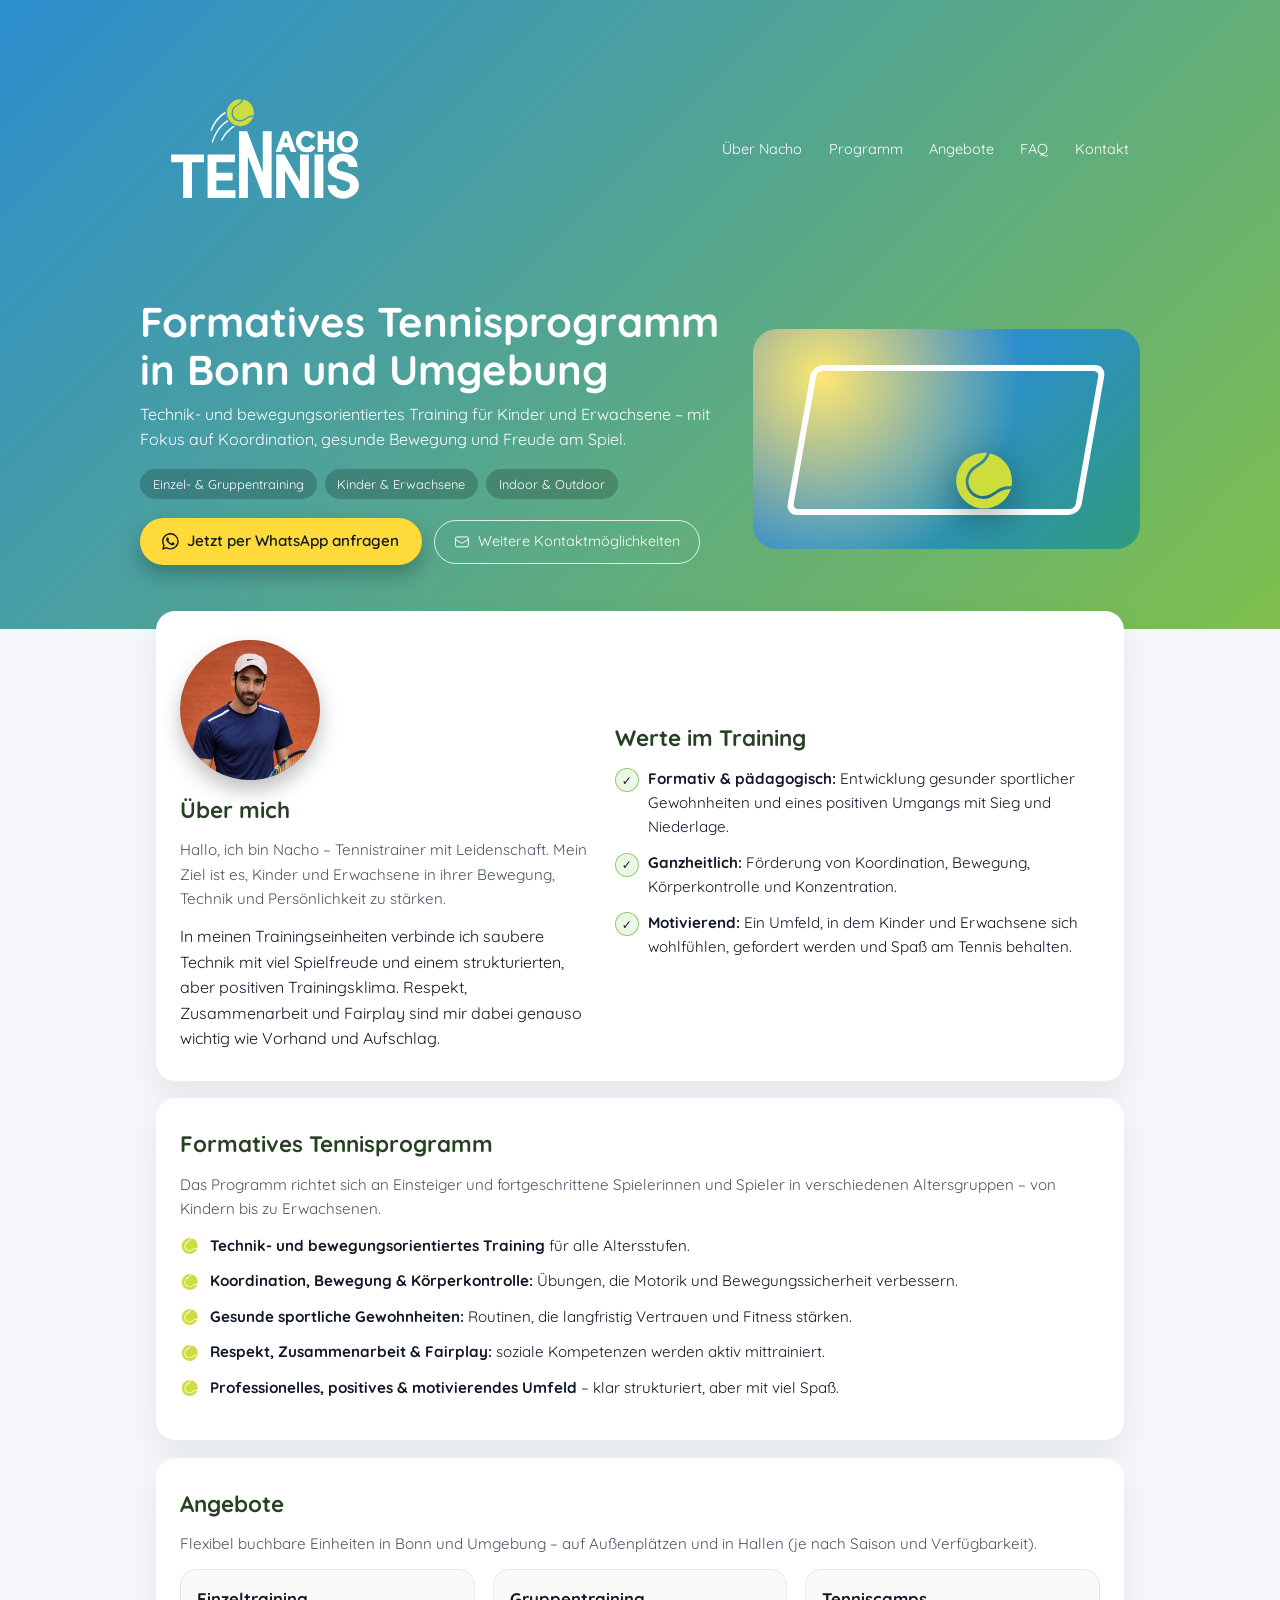
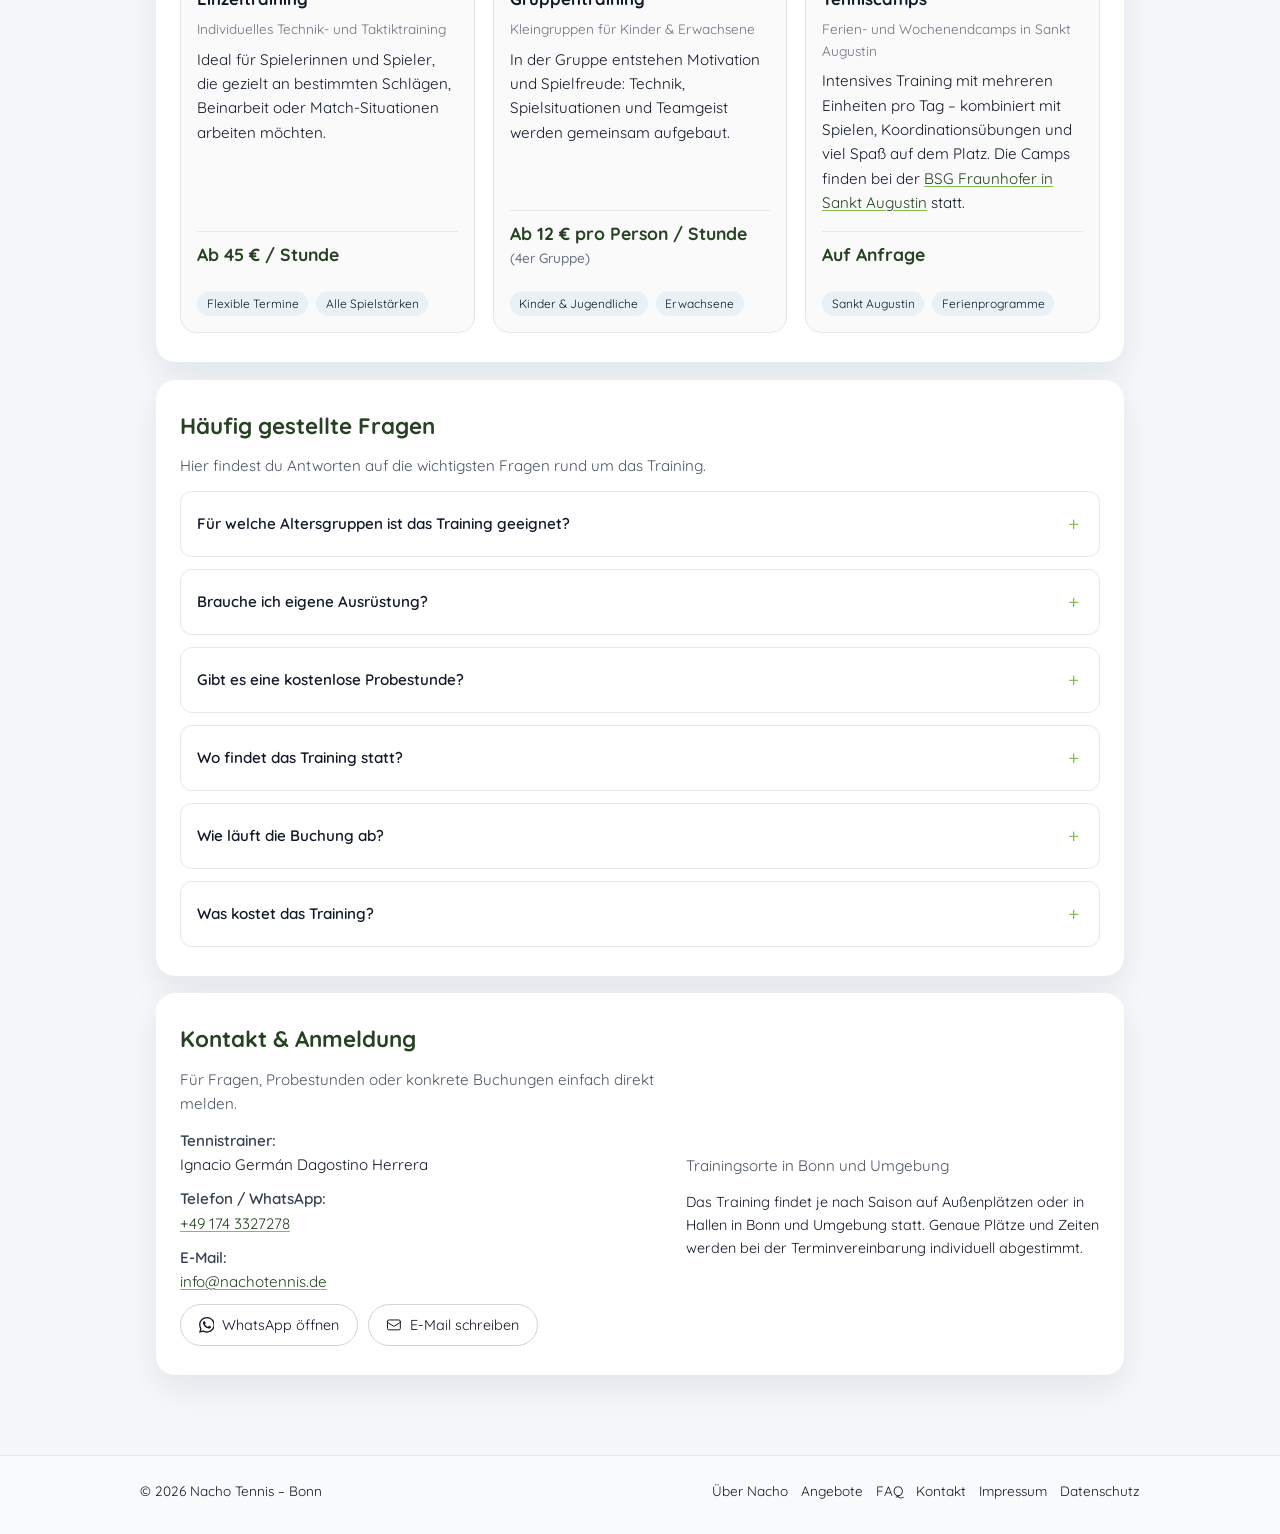
<file: index.html>
<html lang="de">
  <head>
    <meta charset="UTF-8" />
    <title>
      Nacho Tennis – Formativer Tennisunterricht in Bonn und Umgebung
    </title>
    <meta name="viewport" content="width=device-width, initial-scale=1" />
    <meta
      name="description"
      content='Formatives Tennisprogramm in Bonn und Umgebung für Kinder und Erwachsene. Einzeltraining, Gruppentraining und Tenniscamps mit Tennistrainer Ignacio "Nacho" Dagostino Herrera.'
    />

    <!-- Open Graph / WhatsApp Vorschau -->
    <meta property="og:type" content="website" />
    <meta property="og:url" content="https://nachotennis.de/" />
    <meta
      property="og:title"
      content="Nacho Tennis – Formativer Tennisunterricht in Bonn und Umgebung"
    />
    <meta
      property="og:description"
      content="Formatives Tennisprogramm in Bonn und Umgebung für Kinder und Erwachsene. Einzeltraining, Gruppentraining und Tenniscamps."
    />
    <meta
      property="og:image"
      content="https://nachotennis.de/Logo_Nacho-03.svg"
    />
    <meta property="og:locale" content="de_DE" />

    <!-- Twitter Card -->
    <meta name="twitter:card" content="summary_large_image" />
    <meta
      name="twitter:title"
      content="Nacho Tennis – Formativer Tennisunterricht in Bonn und Umgebung"
    />
    <meta
      name="twitter:description"
      content="Formatives Tennisprogramm in Bonn und Umgebung für Kinder und Erwachsene."
    />
    <meta
      name="twitter:image"
      content="https://nachotennis.de/Logo_Nacho-03.svg"
    />

    <!-- Favicon -->
    <link rel="icon" type="image/svg+xml" href="pelota.svg" />

    <!-- Google Font: Quicksand -->
    <link rel="preconnect" href="https://fonts.googleapis.com" />
    <link rel="preconnect" href="https://fonts.gstatic.com" crossorigin />
    <link
      href="https://fonts.googleapis.com/css2?family=Quicksand:wght@400;500;600;700&display=swap"
      rel="stylesheet"
    />

    <!-- Schema.org LocalBusiness -->
    <script type="application/ld+json">
      {
        "@context": "https://schema.org",
        "@type": "LocalBusiness",
        "name": "Nacho Tennis",
        "description": "Formatives Tennisprogramm in Bonn und Umgebung für Kinder und Erwachsene. Einzeltraining, Gruppentraining und Tenniscamps.",
        "url": "https://nachotennis.de",
        "telephone": "+491743327278",
        "email": "info@nachotennis.de",
        "image": "https://nachotennis.de/Logo_Nacho-03.svg",
        "priceRange": "€€",
        "openingHoursSpecification": {
          "@type": "OpeningHoursSpecification",
          "dayOfWeek": [
            "Monday",
            "Tuesday",
            "Wednesday",
            "Thursday",
            "Friday",
            "Saturday",
            "Sunday"
          ],
          "description": "Nach Vereinbarung"
        },
        "areaServed": [
          { "@type": "City", "name": "Bonn" },
          { "@type": "City", "name": "Sankt Augustin" },
          { "@type": "City", "name": "Siegburg" },
          { "@type": "City", "name": "Köln" }
        ],
        "sameAs": []
      }
    </script>

    <link rel="stylesheet" href="style.css" />
  </head>
  <body>
    <header>
      <div class="nav">
        <a href="#" class="logo">
          <img
            src="Logo_Nacho-03.svg"
            alt="Nacho Tennis Logo"
            class="logo-img"
          />
        </a>

        <!-- Hamburger Button (Mobile) -->
        <button
          class="hamburger"
          aria-label="Menü öffnen"
          aria-expanded="false"
        >
          <span class="hamburger-line"></span>
          <span class="hamburger-line"></span>
          <span class="hamburger-line"></span>
        </button>

        <nav class="nav-links">
          <a href="#about">Über Nacho</a>
          <a href="#program">Programm</a>
          <a href="#offers">Angebote</a>
          <a href="#faq">FAQ</a>
          <a href="#contact">Kontakt</a>
        </nav>
      </div>

      <div class="hero">
        <div class="hero-content">
          <h1>Formatives Tennisprogramm in Bonn und Umgebung</h1>
          <p>
            Technik- und bewegungsorientiertes Training für Kinder und
            Erwachsene – mit Fokus auf Koordination, gesunde Bewegung und Freude
            am Spiel.
          </p>
          <div class="hero-tags">
            <div class="hero-tag">Einzel- &amp; Gruppentraining</div>
            <div class="hero-tag">Kinder &amp; Erwachsene</div>
            <div class="hero-tag">Indoor &amp; Outdoor</div>
          </div>
          <a class="btn-primary" href="https://wa.me/491743327278">
            <svg
              class="btn-icon btn-icon--whatsapp"
              viewBox="0 0 24 24"
              xmlns="http://www.w3.org/2000/svg"
              aria-hidden="true"
            >
              <path
                d="M17.472 14.382c-.297-.149-1.758-.867-2.03-.967-.273-.099-.471-.148-.67.15-.197.297-.767.966-.94 1.164-.173.199-.347.223-.644.075-.297-.15-1.255-.463-2.39-1.475-.883-.788-1.48-1.761-1.653-2.059-.173-.297-.018-.458.13-.606.134-.133.298-.347.446-.52.149-.174.198-.298.298-.497.099-.198.05-.371-.025-.52-.075-.149-.669-1.612-.916-2.207-.242-.579-.487-.5-.669-.51-.173-.008-.371-.01-.57-.01-.198 0-.52.074-.792.372-.272.297-1.04 1.016-1.04 2.479 0 1.462 1.065 2.875 1.213 3.074.149.198 2.096 3.2 5.077 4.487.709.306 1.262.489 1.694.625.712.227 1.36.195 1.871.118.571-.085 1.758-.719 2.006-1.413.248-.694.248-1.289.173-1.413-.074-.124-.272-.198-.57-.347m-5.421 7.403h-.004a9.87 9.87 0 01-5.031-1.378l-.361-.214-3.741.982.998-3.648-.235-.374a9.86 9.86 0 01-1.51-5.26c.001-5.45 4.436-9.884 9.888-9.884 2.64 0 5.122 1.03 6.988 2.898a9.825 9.825 0 012.893 6.994c-.003 5.45-4.437 9.884-9.885 9.884m8.413-18.297A11.815 11.815 0 0012.05 0C5.495 0 .16 5.335.157 11.892c0 2.096.547 4.142 1.588 5.945L.057 24l6.305-1.654a11.882 11.882 0 005.683 1.448h.005c6.554 0 11.89-5.335 11.893-11.893a11.821 11.821 0 00-3.48-8.413Z"
              />
            </svg>
            <span>Jetzt per WhatsApp anfragen</span>
          </a>
          <a class="btn-secondary" href="#contact">
            <svg
              class="btn-icon btn-icon--email"
              viewBox="0 0 24 24"
              xmlns="http://www.w3.org/2000/svg"
              stroke-width="1.5"
              aria-hidden="true"
            >
              <path
                stroke-linecap="round"
                stroke-linejoin="round"
                d="M21.75 6.75v10.5a2.25 2.25 0 0 1-2.25 2.25h-15a2.25 2.25 0 0 1-2.25-2.25V6.75m19.5 0A2.25 2.25 0 0 0 19.5 4.5h-15a2.25 2.25 0 0 0-2.25 2.25m19.5 0v.243a2.25 2.25 0 0 1-1.07 1.916l-7.5 4.615a2.25 2.25 0 0 1-2.36 0L3.32 8.91a2.25 2.25 0 0 1-1.07-1.916V6.75"
              />
            </svg>
            <span>Weitere Kontaktmöglichkeiten</span>
          </a>
        </div>

        <div class="hero-image" aria-hidden="true">
          <div class="hero-court-line"></div>
          <img src="pelota.svg" alt="Tennisball" class="hero-ball-img" />
        </div>
      </div>
    </header>

    <main>
      <section id="about" class="animate-on-scroll">
        <div class="grid-two">
          <div>
            <img
              src="nacho.jpg"
              alt='Ignacio "Nacho" Dagostino Herrera'
              class="nacho-photo"
            />
            <h2>Über mich</h2>
            <p class="section-subtitle">
              Hallo, ich bin Nacho – Tennistrainer mit Leidenschaft. Mein Ziel
              ist es, Kinder und Erwachsene in ihrer Bewegung, Technik und
              Persönlichkeit zu stärken.
            </p>
            <p>
              In meinen Trainingseinheiten verbinde ich saubere Technik mit viel
              Spielfreude und einem strukturierten, aber positiven
              Trainingsklima. Respekt, Zusammenarbeit und Fairplay sind mir
              dabei genauso wichtig wie Vorhand und Aufschlag.
            </p>
          </div>
          <div>
            <h2>Werte im Training</h2>
            <ul class="list-icon">
              <li>
                <div class="bullet">✓</div>
                <div>
                  <strong>Formativ &amp; pädagogisch:</strong> Entwicklung
                  gesunder sportlicher Gewohnheiten und eines positiven Umgangs
                  mit Sieg und Niederlage.
                </div>
              </li>
              <li>
                <div class="bullet">✓</div>
                <div>
                  <strong>Ganzheitlich:</strong> Förderung von Koordination,
                  Bewegung, Körperkontrolle und Konzentration.
                </div>
              </li>
              <li>
                <div class="bullet">✓</div>
                <div>
                  <strong>Motivierend:</strong> Ein Umfeld, in dem Kinder und
                  Erwachsene sich wohlfühlen, gefordert werden und Spaß am
                  Tennis behalten.
                </div>
              </li>
            </ul>
          </div>
        </div>
      </section>

      <section id="program" class="animate-on-scroll">
        <h2>Formatives Tennisprogramm</h2>
        <p class="section-subtitle">
          Das Programm richtet sich an Einsteiger und fortgeschrittene
          Spielerinnen und Spieler in verschiedenen Altersgruppen – von Kindern
          bis zu Erwachsenen.
        </p>
        <ul class="list-icon">
          <li>
            <div class="bullet-ball">
              <img src="pelota.svg" alt="" aria-hidden="true" />
            </div>
            <div>
              <strong>Technik- und bewegungsorientiertes Training</strong> für
              alle Altersstufen.
            </div>
          </li>
          <li>
            <div class="bullet-ball">
              <img src="pelota.svg" alt="" aria-hidden="true" />
            </div>
            <div>
              <strong>Koordination, Bewegung &amp; Körperkontrolle:</strong>
              Übungen, die Motorik und Bewegungssicherheit verbessern.
            </div>
          </li>
          <li>
            <div class="bullet-ball">
              <img src="pelota.svg" alt="" aria-hidden="true" />
            </div>
            <div>
              <strong>Gesunde sportliche Gewohnheiten:</strong> Routinen, die
              langfristig Vertrauen und Fitness stärken.
            </div>
          </li>
          <li>
            <div class="bullet-ball">
              <img src="pelota.svg" alt="" aria-hidden="true" />
            </div>
            <div>
              <strong>Respekt, Zusammenarbeit &amp; Fairplay:</strong> soziale
              Kompetenzen werden aktiv mittrainiert.
            </div>
          </li>
          <li>
            <div class="bullet-ball">
              <img src="pelota.svg" alt="" aria-hidden="true" />
            </div>
            <div>
              <strong
                >Professionelles, positives &amp; motivierendes Umfeld</strong
              >
              – klar strukturiert, aber mit viel Spaß.
            </div>
          </li>
        </ul>
      </section>

      <section id="offers" class="animate-on-scroll">
        <h2>Angebote</h2>
        <p class="section-subtitle">
          Flexibel buchbare Einheiten in Bonn und Umgebung – auf Außenplätzen
          und in Hallen (je nach Saison und Verfügbarkeit).
        </p>
        <div class="offers">
          <div class="offer-card">
            <h3>Einzeltraining</h3>
            <div class="offer-meta">
              Individuelles Technik- und Taktiktraining
            </div>
            <p>
              Ideal für Spielerinnen und Spieler, die gezielt an bestimmten
              Schlägen, Beinarbeit oder Match-Situationen arbeiten möchten.
            </p>
            <div class="offer-price">Ab 45 € / Stunde</div>
            <div>
              <span class="pill">Flexible Termine</span>
              <span class="pill">Alle Spielstärken</span>
            </div>
          </div>
          <div class="offer-card">
            <h3>Gruppentraining</h3>
            <div class="offer-meta">
              Kleingruppen für Kinder &amp; Erwachsene
            </div>
            <p>
              In der Gruppe entstehen Motivation und Spielfreude: Technik,
              Spielsituationen und Teamgeist werden gemeinsam aufgebaut.
            </p>
            <div class="offer-price">
              Ab 12 € pro Person / Stunde
              <span class="offer-price-note">(4er Gruppe)</span>
            </div>
            <div>
              <span class="pill">Kinder &amp; Jugendliche</span>
              <span class="pill">Erwachsene</span>
            </div>
          </div>
          <div class="offer-card">
            <h3>Tenniscamps</h3>
            <div class="offer-meta">
              Ferien- und Wochenendcamps in Sankt Augustin
            </div>
            <p>
              Intensives Training mit mehreren Einheiten pro Tag – kombiniert
              mit Spielen, Koordinationsübungen und viel Spaß auf dem Platz. Die
              Camps finden bei der
              <a
                href="https://bsg.izb.fraunhofer.de/de/sportarten/tennis.html"
                target="_blank"
                rel="noopener noreferrer"
                >BSG Fraunhofer in Sankt Augustin</a
              >
              statt.
            </p>
            <div class="offer-price">Auf Anfrage</div>
            <div>
              <span class="pill">Sankt Augustin</span>
              <span class="pill">Ferienprogramme</span>
            </div>
          </div>
        </div>
      </section>

      <section id="faq" class="animate-on-scroll">
        <h2>Häufig gestellte Fragen</h2>
        <p class="section-subtitle">
          Hier findest du Antworten auf die wichtigsten Fragen rund um das
          Training.
        </p>
        <div class="faq-list">
          <details class="faq-item">
            <summary class="faq-question">
              Für welche Altersgruppen ist das Training geeignet?
            </summary>
            <div class="faq-answer">
              <div class="faq-answer-inner">
                <p>
                  Das Training richtet sich an alle Altersgruppen – von Kindern
                  ab ca. 5 Jahren bis zu Erwachsenen jeden Alters. Die Inhalte
                  werden individuell an das Alter und die Spielstärke angepasst.
                </p>
              </div>
            </div>
          </details>
          <details class="faq-item">
            <summary class="faq-question">
              Brauche ich eigene Ausrüstung?
            </summary>
            <div class="faq-answer">
              <div class="faq-answer-inner">
                <p>
                  Für den Anfang reichen Sportkleidung und Hallenschuhe (bzw.
                  Außenschuhe je nach Saison). Schläger können bei Bedarf
                  gestellt werden. Bei regelmäßigem Training empfehle ich jedoch
                  einen eigenen, passenden Schläger.
                </p>
              </div>
            </div>
          </details>
          <details class="faq-item">
            <summary class="faq-question">
              Gibt es eine kostenlose Probestunde?
            </summary>
            <div class="faq-answer">
              <div class="faq-answer-inner">
                <p>
                  Ja, gerne biete ich eine unverbindliche Schnupperstunde an.
                  Einfach per WhatsApp oder E-Mail melden, um einen Termin zu
                  vereinbaren.
                </p>
              </div>
            </div>
          </details>
          <details class="faq-item">
            <summary class="faq-question">
              Wo findet das Training statt?
            </summary>
            <div class="faq-answer">
              <div class="faq-answer-inner">
                <p>
                  Das Training findet auf verschiedenen Plätzen in Bonn und
                  Umgebung statt – je nach Saison auf Außenplätzen oder in
                  Hallen. Der genaue Ort wird bei der Terminvereinbarung
                  abgestimmt.
                </p>
              </div>
            </div>
          </details>
          <details class="faq-item">
            <summary class="faq-question">Wie läuft die Buchung ab?</summary>
            <div class="faq-answer">
              <div class="faq-answer-inner">
                <p>
                  Einfach per WhatsApp oder E-Mail Kontakt aufnehmen. Wir
                  besprechen gemeinsam deine Ziele, passende Trainingszeiten und
                  den Ort. Danach können wir direkt loslegen!
                </p>
              </div>
            </div>
          </details>
          <details class="faq-item">
            <summary class="faq-question">Was kostet das Training?</summary>
            <div class="faq-answer">
              <div class="faq-answer-inner">
                <p>
                  Einzeltraining beginnt ab 45 € pro Stunde. Gruppentraining ist
                  bereits ab 12 € pro Person möglich (bei 4 Teilnehmern). Für
                  individuelle Pakete oder regelmäßiges Training gibt es auf
                  Anfrage angepasste Konditionen.
                </p>
              </div>
            </div>
          </details>
        </div>
      </section>

      <section id="contact" class="animate-on-scroll">
        <h2>Kontakt &amp; Anmeldung</h2>
        <div class="contact-grid">
          <div>
            <p class="section-subtitle">
              Für Fragen, Probestunden oder konkrete Buchungen einfach direkt
              melden.
            </p>
            <div class="contact-item">
              <span class="contact-label">Tennistrainer:</span><br />
              Ignacio Germán Dagostino Herrera
            </div>
            <div class="contact-item">
              <span class="contact-label">Telefon / WhatsApp:</span><br />
              <a href="https://wa.me/491743327278">+49 174 3327278</a>
            </div>
            <div class="contact-item">
              <span class="contact-label">E-Mail:</span><br />
              <a href="mailto:info@nachotennis.de">info@nachotennis.de</a>
            </div>
            <div class="contact-actions">
              <a class="btn-outline" href="https://wa.me/491743327278">
                <svg
                  class="btn-icon btn-icon--whatsapp"
                  viewBox="0 0 24 24"
                  xmlns="http://www.w3.org/2000/svg"
                  aria-hidden="true"
                >
                  <path
                    d="M17.472 14.382c-.297-.149-1.758-.867-2.03-.967-.273-.099-.471-.148-.67.15-.197.297-.767.966-.94 1.164-.173.199-.347.223-.644.075-.297-.15-1.255-.463-2.39-1.475-.883-.788-1.48-1.761-1.653-2.059-.173-.297-.018-.458.13-.606.134-.133.298-.347.446-.52.149-.174.198-.298.298-.497.099-.198.05-.371-.025-.52-.075-.149-.669-1.612-.916-2.207-.242-.579-.487-.5-.669-.51-.173-.008-.371-.01-.57-.01-.198 0-.52.074-.792.372-.272.297-1.04 1.016-1.04 2.479 0 1.462 1.065 2.875 1.213 3.074.149.198 2.096 3.2 5.077 4.487.709.306 1.262.489 1.694.625.712.227 1.36.195 1.871.118.571-.085 1.758-.719 2.006-1.413.248-.694.248-1.289.173-1.413-.074-.124-.272-.198-.57-.347m-5.421 7.403h-.004a9.87 9.87 0 01-5.031-1.378l-.361-.214-3.741.982.998-3.648-.235-.374a9.86 9.86 0 01-1.51-5.26c.001-5.45 4.436-9.884 9.888-9.884 2.64 0 5.122 1.03 6.988 2.898a9.825 9.825 0 012.893 6.994c-.003 5.45-4.437 9.884-9.885 9.884m8.413-18.297A11.815 11.815 0 0012.05 0C5.495 0 .16 5.335.157 11.892c0 2.096.547 4.142 1.588 5.945L.057 24l6.305-1.654a11.882 11.882 0 005.683 1.448h.005c6.554 0 11.89-5.335 11.893-11.893a11.821 11.821 0 00-3.48-8.413Z"
                  />
                </svg>
                WhatsApp öffnen
              </a>
              <a class="btn-outline" href="mailto:info@nachotennis.de">
                <svg
                  class="btn-icon btn-icon--email"
                  viewBox="0 0 24 24"
                  xmlns="http://www.w3.org/2000/svg"
                  stroke-width="1.5"
                  aria-hidden="true"
                >
                  <path
                    stroke-linecap="round"
                    stroke-linejoin="round"
                    d="M21.75 6.75v10.5a2.25 2.25 0 0 1-2.25 2.25h-15a2.25 2.25 0 0 1-2.25-2.25V6.75m19.5 0A2.25 2.25 0 0 0 19.5 4.5h-15a2.25 2.25 0 0 0-2.25 2.25m19.5 0v.243a2.25 2.25 0 0 1-1.07 1.916l-7.5 4.615a2.25 2.25 0 0 1-2.36 0L3.32 8.91a2.25 2.25 0 0 1-1.07-1.916V6.75"
                  />
                </svg>
                E-Mail schreiben
              </a>
            </div>
          </div>
          <div>
            <p class="section-subtitle">Trainingsorte in Bonn und Umgebung</p>
            <p style="font-size: 0.9rem">
              Das Training findet je nach Saison auf Außenplätzen oder in Hallen
              in Bonn und Umgebung statt. Genaue Plätze und Zeiten werden bei
              der Terminvereinbarung individuell abgestimmt.
            </p>
          </div>
        </div>
      </section>
    </main>

    <footer>
      <div class="footer-inner">
        <div>© <span id="year"></span> Nacho Tennis – Bonn</div>
        <div class="footer-links">
          <a href="#about">Über Nacho</a>
          <a href="#offers">Angebote</a>
          <a href="#faq">FAQ</a>
          <a href="#contact">Kontakt</a>
          <a href="#" data-modal="impressum.html">Impressum</a>
          <a href="#" data-modal="datenschutz.html">Datenschutz</a>
        </div>
      </div>
    </footer>

    <!-- Modal Container -->
    <div id="modal" class="modal" hidden>
      <div class="modal-backdrop"></div>
      <div class="modal-content">
        <button class="modal-close" aria-label="Schließen">&times;</button>
        <div id="modal-body"></div>
      </div>
    </div>

    <script src="script.js"></script>
  </body>
</html>
</file>
<file: style.css>
:root {
  --green: #7fbf4d;
  --dark-green: #264222;
  --blue: #2c8ecf;
  --bg: #f5f7fa;
  --accent: #ffda3a;
  --text: #111827;
  --max-width: 1000px;
}
* {
  box-sizing: border-box;
  margin: 0;
  padding: 0;
}
html {
  scroll-behavior: smooth;
}
body {
  font-family:
    "Quicksand",
    system-ui,
    -apple-system,
    BlinkMacSystemFont,
    "Segoe UI",
    sans-serif;
  background: var(--bg);
  color: var(--text);
  line-height: 1.6;
}
a {
  color: inherit;
  text-decoration: none;
}

/* Content Links (in sections) */
main a:not(.btn-primary):not(.btn-secondary):not(.btn-outline),
.offer-card a,
.faq-answer a {
  color: var(--dark-green);
  text-decoration: underline;
  text-decoration-color: var(--green);
  text-underline-offset: 2px;
  transition:
    color 0.2s ease,
    text-decoration-color 0.2s ease;
}
main a:not(.btn-primary):not(.btn-secondary):not(.btn-outline):hover,
.offer-card a:hover,
.faq-answer a:hover {
  color: var(--green);
  text-decoration-color: var(--dark-green);
}

header {
  background: linear-gradient(135deg, var(--blue), var(--green));
  color: #fff;
  padding: 1.5rem 1rem 3rem;
}
.nav {
  max-width: var(--max-width);
  margin: 0 auto 1.5rem;
  display: flex;
  justify-content: space-between;
  align-items: center;
}
.logo-img {
  height: 250px;
  width: auto;
  display: block;
}
.nav-links a {
  font-size: 0.9rem;
  padding: 0.3rem 0.7rem;
  border-radius: 999px;
}
.nav-links a:hover {
  background: rgba(255, 255, 255, 0.2);
}

/* Hamburger Menu Button - Hidden on Desktop */
.hamburger {
  display: none;
}

.hero {
  max-width: var(--max-width);
  margin: 0 auto;
  display: grid;
  grid-template-columns: minmax(0, 3fr) minmax(0, 2fr);
  gap: 2rem;
  align-items: center;
}
.hero h1 {
  font-size: clamp(2rem, 4vw, 2.6rem);
  line-height: 1.15;
  margin-bottom: 0.5rem;
}
.hero p {
  margin-bottom: 1rem;
}
.hero-tags {
  display: flex;
  flex-wrap: wrap;
  gap: 0.5rem;
  margin-bottom: 1.2rem;
}
.hero-tag {
  font-size: 0.8rem;
  padding: 0.3rem 0.8rem;
  border-radius: 999px;
  background: rgba(0, 0, 0, 0.2);
}
.btn-primary {
  display: inline-flex;
  align-items: center;
  justify-content: center;
  gap: 0.5rem;
  border-radius: 999px;
  padding: 0.7rem 1.4rem;
  background: var(--accent);
  color: #111827;
  font-weight: 600;
  font-size: 0.95rem;
  box-shadow: 0 10px 20px rgba(0, 0, 0, 0.25);
  margin-right: 0.5rem;
  margin-bottom: 1rem;
  transition:
    transform 0.2s ease,
    box-shadow 0.2s ease;
}
.btn-primary:hover {
  transform: translateY(-2px);
  box-shadow: 0 14px 26px rgba(0, 0, 0, 0.3);
}
.btn-secondary {
  display: inline-flex;
  align-items: center;
  justify-content: center;
  gap: 0.5rem;
  border-radius: 999px;
  padding: 0.6rem 1.2rem;
  border: 1px solid rgba(255, 255, 255, 0.8);
  font-size: 0.9rem;
  transition:
    background 0.2s ease,
    transform 0.2s ease;
}
.btn-secondary:hover {
  background: rgba(255, 255, 255, 0.15);
  transform: translateY(-1px);
}

.hero-image {
  border-radius: 1.5rem;
  min-height: 220px;
  background:
    radial-gradient(circle at 18% 22%, #ffe773, transparent 55%),
    linear-gradient(135deg, #2e7ac2 0%, #2c8ecf 45%, #2f9b7c 100%);
  position: relative;
  overflow: hidden;
}
.hero-court-line {
  position: absolute;
  inset: 16% 12%;
  border: 6px solid #fdfdfd;
  border-radius: 0.7rem;
  transform: skewX(-10deg);
}

/* Pelota SVG personalizada */
.hero-ball-img {
  position: absolute;
  width: 70px; /* ajusta este tamaño si la quieres más grande o más pequeña */
  left: 60%;
  bottom: 18%;
  transform: translateX(-50%);
  filter: drop-shadow(0 10px 18px rgba(0, 0, 0, 0.4));
}

main {
  max-width: var(--max-width);
  margin: -2.2rem auto 3rem;
  padding: 0 1rem 2rem;
}
section {
  background: #fff;
  border-radius: 1.2rem;
  padding: 1.8rem 1.5rem;
  margin-top: 1.1rem;
  box-shadow: 0 14px 35px rgba(15, 23, 42, 0.08);
}

/* ========================================
   SCROLL ANIMATIONS
   Elements start hidden, animate when visible
   ======================================== */

/* Base state: hidden */
.animate-on-scroll {
  opacity: 0;
  transform: translateY(30px);
  transition:
    opacity 0.6s cubic-bezier(0.22, 1, 0.36, 1),
    transform 0.6s cubic-bezier(0.22, 1, 0.36, 1);
}

/* Visible state: shown */
.animate-on-scroll.is-visible {
  opacity: 1;
  transform: translateY(0);
}

/* Staggered delays for child elements */
.animate-on-scroll.stagger-1 {
  transition-delay: 0.1s;
}
.animate-on-scroll.stagger-2 {
  transition-delay: 0.2s;
}
.animate-on-scroll.stagger-3 {
  transition-delay: 0.3s;
}

/* Offer cards get special staggered animation */
.offer-card.animate-on-scroll:nth-child(1) {
  transition-delay: 0s;
}
.offer-card.animate-on-scroll:nth-child(2) {
  transition-delay: 0.15s;
}
.offer-card.animate-on-scroll:nth-child(3) {
  transition-delay: 0.3s;
}

/* Hero animation - slides in from left */
.hero-content {
  opacity: 0;
  transform: translateX(-30px);
  transition:
    opacity 0.8s cubic-bezier(0.22, 1, 0.36, 1),
    transform 0.8s cubic-bezier(0.22, 1, 0.36, 1);
}

.hero-content.is-visible {
  opacity: 1;
  transform: translateX(0);
}

/* Hero image - scales in */
.hero-image {
  opacity: 0;
  transform: scale(0.9);
  transition:
    opacity 0.8s cubic-bezier(0.22, 1, 0.36, 1) 0.2s,
    transform 0.8s cubic-bezier(0.22, 1, 0.36, 1) 0.2s;
}

.hero-image.is-visible {
  opacity: 1;
  transform: scale(1);
}

/* Respect reduced motion preference */
@media (prefers-reduced-motion: reduce) {
  .animate-on-scroll,
  .hero-content,
  .hero-image {
    opacity: 1;
    transform: none;
    transition: none;
  }
}

section h2 {
  font-size: 1.4rem;
  color: var(--dark-green);
  margin-bottom: 0.6rem;
}
.section-subtitle {
  font-size: 0.95rem;
  color: #4b5563;
  margin-bottom: 0.8rem;
}

.grid-two {
  display: grid;
  grid-template-columns: minmax(0, 1.1fr) minmax(0, 1.3fr);
  gap: 1.5rem;
  align-items: center;
}

/* Foto de Nacho */
.nacho-photo {
  width: 140px;
  height: 140px;
  border-radius: 999px;
  object-fit: cover;
  box-shadow: 0 10px 20px rgba(0, 0, 0, 0.25);
  margin-bottom: 0.8rem;
}

.list-icon {
  list-style: none;
}
.list-icon li {
  display: flex;
  gap: 0.6rem;
  margin-bottom: 0.7rem;
  font-size: 0.95rem;
}
.bullet {
  flex-shrink: 0;
  width: 24px;
  height: 24px;
  min-width: 24px;
  border-radius: 999px;
  background: rgba(127, 191, 77, 0.15);
  border: 1px solid rgba(127, 191, 77, 0.8);
  display: inline-flex;
  align-items: center;
  justify-content: center;
  font-size: 0.75rem;
  margin-top: 0.1rem;
}
.bullet-ball {
  flex-shrink: 0;
  width: 20px;
  height: 20px;
  min-width: 20px;
  margin-top: 0.15rem;
}
.bullet-ball img {
  width: 100%;
  height: 100%;
}

.offers {
  display: grid;
  grid-template-columns: repeat(auto-fit, minmax(230px, 1fr));
  gap: 1.1rem;
  margin-top: 0.5rem;
}
.offer-card {
  border-radius: 1rem;
  border: 1px solid #e5e7eb;
  background: #fafafa;
  padding: 1rem;
  font-size: 0.95rem;
  display: flex;
  flex-direction: column;
  transition:
    transform 0.2s ease,
    box-shadow 0.2s ease;
}
.offer-card:hover {
  transform: translateY(-4px);
  box-shadow: 0 12px 30px rgba(15, 23, 42, 0.12);
}
.offer-card p {
  margin-bottom: 1rem;
  flex-grow: 1;
}
.offer-card h3 {
  font-size: 1.05rem;
  margin-bottom: 0.3rem;
}
.offer-meta {
  font-size: 0.85rem;
  color: #6b7280;
  margin-bottom: 0.5rem;
}
.offer-price {
  font-size: 1.1rem;
  font-weight: 700;
  color: var(--dark-green);
  margin-bottom: 0.8rem;
  padding: 0.5rem 0;
  border-top: 1px solid #e5e7eb;
}
.offer-price-note {
  font-size: 0.85rem;
  font-weight: 500;
  color: #6b7280;
}
.pill {
  display: inline-block;
  padding: 0.2rem 0.6rem;
  border-radius: 999px;
  background: rgba(44, 142, 207, 0.08);
  font-size: 0.75rem;
  margin-right: 0.25rem;
  margin-top: 0.1rem;
}

/* FAQ Section */
.faq-list {
  display: flex;
  flex-direction: column;
  gap: 0.75rem;
  max-width: 100%;
}
.faq-item {
  background: #fff;
  border: 1px solid #e5e7eb;
  border-radius: 0.75rem;
  overflow: hidden;
  transition:
    border-color 0.2s ease,
    box-shadow 0.2s ease;
}
.faq-item:hover {
  border-color: var(--green);
}
.faq-item[open] {
  border-color: var(--green);
  box-shadow: 0 4px 12px rgba(127, 191, 77, 0.1);
}
.faq-question {
  display: flex;
  align-items: center;
  justify-content: space-between;
  padding: 1rem 1.25rem 1rem 1rem;
  font-weight: 600;
  font-size: 0.95rem;
  color: var(--text);
  cursor: pointer;
  list-style: none;
  transition: background 0.2s ease;
}
.faq-question::-webkit-details-marker {
  display: none;
}
.faq-question::after {
  content: "+";
  font-size: 1.25rem;
  font-weight: 400;
  color: var(--green);
  transition: transform 0.3s ease;
}
.faq-item[open] .faq-question::after {
  content: "−";
  transform: rotate(180deg);
}
.faq-question:hover {
  background: #f9fafb;
}
.faq-answer {
  overflow: hidden;
  transition: height 0.3s ease-out;
}
.faq-answer-inner {
  overflow: hidden;
  font-size: 0.9rem;
  color: #4b5563;
  line-height: 1.6;
}
.faq-answer-inner p {
  padding: 0.5rem 1.25rem 1rem 1.25rem;
  margin: 0;
}

.contact-grid {
  display: grid;
  grid-template-columns: minmax(0, 1.4fr) minmax(0, 1.2fr);
  gap: 1.5rem;
  align-items: center;
}
.contact-item {
  margin-bottom: 0.6rem;
  font-size: 0.95rem;
}
.contact-label {
  font-weight: 600;
  color: #374151;
}
.contact-actions {
  display: flex;
  flex-wrap: wrap;
  gap: 0.6rem;
  margin-top: 0.6rem;
}
.btn-outline {
  border-radius: 999px;
  border: 1px solid #d1d5db;
  padding: 0.55rem 1.1rem;
  font-size: 0.9rem;
  background: #fff;
  display: inline-flex;
  align-items: center;
  justify-content: center;
  gap: 0.5rem;
  transition:
    background 0.2s ease,
    transform 0.2s ease,
    border-color 0.2s ease;
}
.btn-outline:hover {
  background: #f3f4f6;
  border-color: var(--green);
  transform: translateY(-1px);
}

/* Button Icons */
.btn-icon {
  width: 1.1em;
  height: 1.1em;
  flex-shrink: 0;
  display: block;
}
.btn-icon--whatsapp {
  fill: currentColor;
}
.btn-icon--email {
  stroke: currentColor;
  fill: none;
}
.btn-primary .btn-icon--whatsapp {
  fill: #111827;
}

footer {
  border-top: 1px solid #e5e7eb;
  padding: 1.5rem 1rem 2rem;
  background: #f9fafb;
  font-size: 0.85rem;
}
.footer-inner {
  max-width: var(--max-width);
  margin: 0 auto;
  display: flex;
  flex-wrap: wrap;
  justify-content: space-between;
  gap: 0.8rem;
  align-items: center;
}
.footer-links {
  display: flex;
  flex-wrap: wrap;
  gap: 0.8rem;
}

@media (max-width: 800px) {
  /* ========================================
     FLOATING HAMBURGER BUTTON
     Positioned in top-right corner with own background
     ======================================== */
  .hamburger {
    position: fixed;
    top: 1rem;
    right: 1rem;
    z-index: 102;
    display: flex;
    flex-direction: column;
    justify-content: center;
    align-items: center;
    width: 48px;
    height: 48px;
    background: #fff;
    border: none;
    border-radius: 12px;
    cursor: pointer;
    padding: 0;
    gap: 6px;
    box-shadow:
      0 4px 12px rgba(0, 0, 0, 0.15),
      0 2px 4px rgba(0, 0, 0, 0.1);
    transition:
      transform 0.2s ease,
      box-shadow 0.2s ease;
  }

  .hamburger:hover {
    transform: scale(1.05);
    box-shadow:
      0 6px 20px rgba(0, 0, 0, 0.2),
      0 3px 6px rgba(0, 0, 0, 0.12);
  }

  .hamburger:focus {
    outline: none;
    box-shadow:
      0 0 0 3px rgba(127, 191, 77, 0.4),
      0 4px 12px rgba(0, 0, 0, 0.15);
  }

  .hamburger-line {
    display: block;
    width: 22px;
    height: 3px;
    background: var(--dark-green);
    border-radius: 3px;
    transition:
      transform 0.3s cubic-bezier(0.68, -0.6, 0.32, 1.6),
      opacity 0.2s ease;
    transform-origin: center;
  }

  /* Hamburger Animation to X */
  .hamburger.active {
    background: #fff;
  }

  .hamburger.active .hamburger-line {
    background: var(--dark-green);
  }

  .hamburger.active .hamburger-line:nth-child(1) {
    transform: translateY(9px) rotate(45deg);
  }

  .hamburger.active .hamburger-line:nth-child(2) {
    opacity: 0;
    transform: scaleX(0);
  }

  .hamburger.active .hamburger-line:nth-child(3) {
    transform: translateY(-9px) rotate(-45deg);
  }

  /* ========================================
     MOBILE MENU - Fullscreen Overlay
     ======================================== */
  .nav-links {
    position: fixed;
    top: 0;
    left: 0;
    right: 0;
    bottom: 0;
    z-index: 100;
    background: linear-gradient(160deg, var(--blue) 0%, var(--green) 100%);
    display: flex;
    flex-direction: column;
    justify-content: center;
    align-items: center;
    gap: 0.5rem;
    padding: 2rem;
    opacity: 0;
    visibility: hidden;
    transform: translateY(-20px);
    transition:
      opacity 0.3s ease,
      transform 0.3s ease,
      visibility 0.3s ease;
  }

  .nav-links.open {
    opacity: 1;
    visibility: visible;
    transform: translateY(0);
  }

  .nav-links a {
    font-size: 1.25rem;
    font-weight: 600;
    padding: 1rem 2.5rem;
    border-radius: 12px;
    text-align: center;
    color: #fff;
    background: rgba(255, 255, 255, 0.08);
    border: 1px solid rgba(255, 255, 255, 0.15);
    transition:
      background 0.2s ease,
      transform 0.2s ease,
      border-color 0.2s ease;
    min-width: 200px;
  }

  .nav-links a:hover,
  .nav-links a:focus {
    background: rgba(255, 255, 255, 0.2);
    border-color: rgba(255, 255, 255, 0.4);
    transform: scale(1.02);
  }

  /* Staggered animation for menu items */
  .nav-links.open a {
    animation: menuItemFadeIn 0.4s ease-out backwards;
  }
  .nav-links.open a:nth-child(1) {
    animation-delay: 0.1s;
  }
  .nav-links.open a:nth-child(2) {
    animation-delay: 0.15s;
  }
  .nav-links.open a:nth-child(3) {
    animation-delay: 0.2s;
  }
  .nav-links.open a:nth-child(4) {
    animation-delay: 0.25s;
  }

  @keyframes menuItemFadeIn {
    from {
      opacity: 0;
      transform: translateY(15px);
    }
    to {
      opacity: 1;
      transform: translateY(0);
    }
  }

  /* ========================================
     HEADER & LOGO - Keep original large size
     ======================================== */
  .nav {
    /* Remove fixed positioning, keep original layout */
    position: relative;
    justify-content: center;
  }

  .logo-img {
    /* Keep the large logo */
    height: 180px;
  }

  /* ========================================
     HERO SECTION - Mobile Adjustments
     ======================================== */
  .hero {
    grid-template-columns: 1fr;
    text-align: center;
    gap: 1.5rem;
  }

  .hero-image {
    order: -1;
    width: 100%;
    max-width: 320px;
    min-height: 180px;
    margin: 0 auto;
  }

  .hero-tags {
    justify-content: center;
  }

  .hero-content {
    text-align: center;
  }

  .hero .btn-primary,
  .hero .btn-secondary {
    display: inline-flex;
    align-items: center;
    justify-content: center;
    width: auto;
    max-width: 100%;
    margin: 0.3rem auto;
    gap: 0.4rem;
  }

  /* ========================================
     CONTENT - Mobile Adjustments
     ======================================== */
  main {
    margin-top: -2.2rem;
  }

  .grid-two,
  .contact-grid {
    grid-template-columns: 1fr;
  }
}
@media (max-width: 600px) {
  section {
    padding: 1.4rem 1.1rem;
  }
}

/* Modal Styles */
.modal {
  position: fixed;
  inset: 0;
  z-index: 1000;
  display: flex;
  align-items: center;
  justify-content: center;
}
.modal[hidden] {
  display: none;
}
.modal-backdrop {
  position: absolute;
  inset: 0;
  background: rgba(0, 0, 0, 0.6);
  backdrop-filter: blur(4px);
}
.modal-content {
  position: relative;
  background: #fff;
  border-radius: 1rem;
  max-width: 700px;
  width: 90%;
  max-height: 85vh;
  overflow-y: auto;
  padding: 2rem;
  box-shadow: 0 20px 50px rgba(0, 0, 0, 0.3);
  animation: modalIn 0.2s ease-out;
}
@keyframes modalIn {
  from {
    opacity: 0;
    transform: scale(0.95) translateY(-10px);
  }
  to {
    opacity: 1;
    transform: scale(1) translateY(0);
  }
}
.modal-close {
  position: absolute;
  top: 1rem;
  right: 1rem;
  background: none;
  border: none;
  font-size: 1.8rem;
  cursor: pointer;
  color: #6b7280;
  line-height: 1;
  padding: 0.2rem 0.5rem;
  border-radius: 0.3rem;
}
.modal-close:hover {
  background: #f3f4f6;
  color: #111827;
}
#modal-body h1 {
  font-size: 1.5rem;
  color: var(--dark-green);
  margin-bottom: 1rem;
}
#modal-body h2 {
  font-size: 1.15rem;
  color: var(--dark-green);
  margin-top: 1.5rem;
  margin-bottom: 0.5rem;
}
#modal-body p {
  margin-bottom: 0.8rem;
  font-size: 0.95rem;
}
#modal-body ul {
  margin-left: 1.2rem;
  margin-bottom: 0.8rem;
}
#modal-body li {
  font-size: 0.95rem;
  margin-bottom: 0.3rem;
}
</file>
